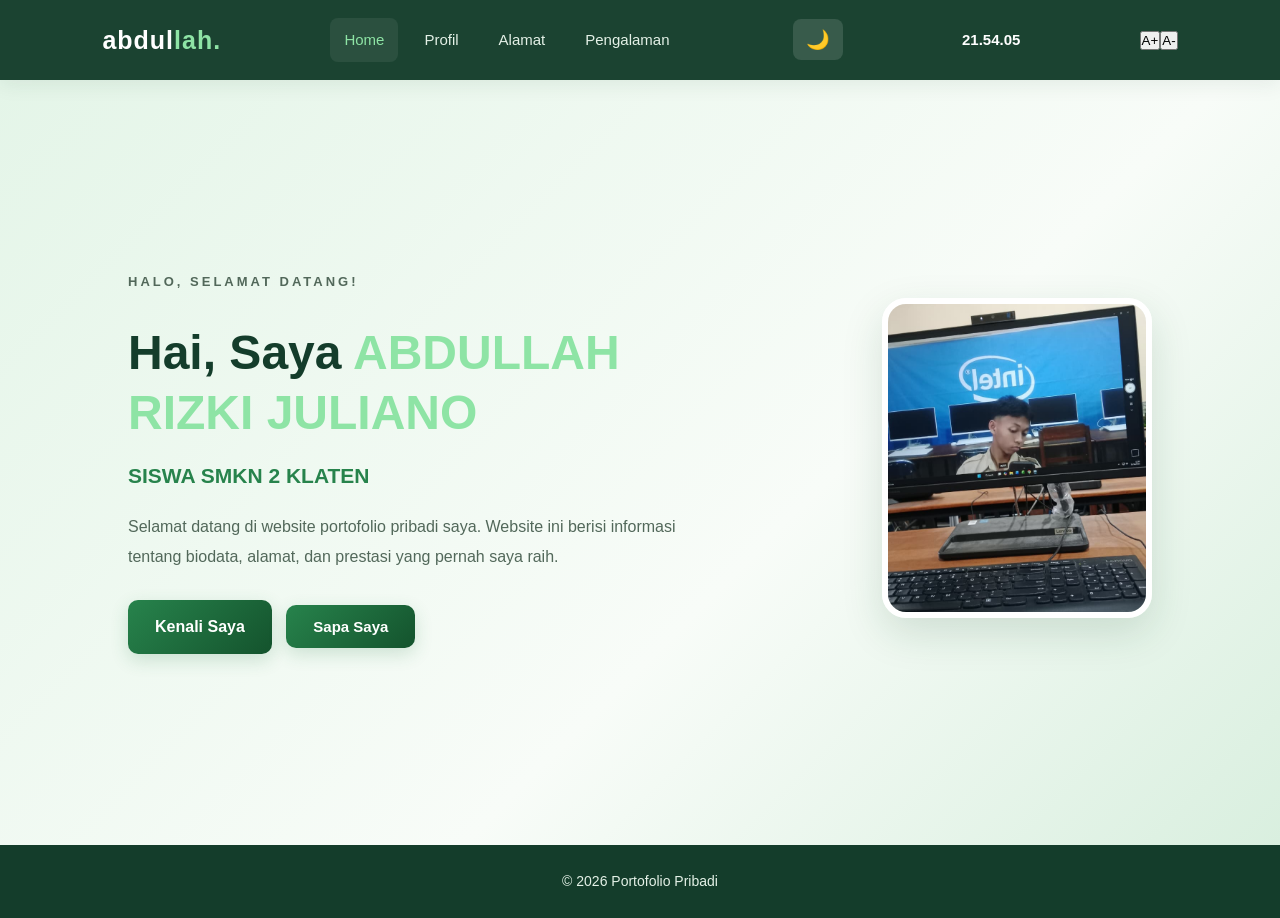
<file: portofolio abdullah/index.html>
<!DOCTYPE html>
<html lang="id">
<head>
    <meta charset="UTF-8">
    <meta name="viewport" content="width=device-width, initial-scale=1.0">
    <title>abdullah rizki</title>
    <link rel="stylesheet" href="style.css">
</head>
<body class="page-home">

<header>
    <nav class="navbar">
        <h2 class="logo">abdul<span>lah.</span></h2>
        <ul>
            <li><a href="index.html" class="aktif">Home</a></li>
            <li><a href="profil.html">Profil</a></li>
            <li><a href="alamat.html">Alamat</a></li>
            <li><a href="prestasi.html">Pengalaman</a></li>
        </ul>
    </nav>
</header>

<section class="home">
    <div class="home-text">
        <p class="sapaan">HALO, SELAMAT DATANG!</p>
        <h1>Hai, Saya <span>ABDULLAH RIZKI JULIANO</span></h1>
        <h3>SISWA SMKN 2 KLATEN</h3>
        <p>
            Selamat datang di website portofolio pribadi saya.
            Website ini berisi informasi tentang biodata,
            alamat, dan prestasi yang pernah saya raih.
        </p>
        <a href="profil.html" class="tombol">Kenali Saya</a>
    </div>

    <div class="foto">
        <img src="gambar/profil.jpeg" alt="Foto saya">
    </div>
</section>

<footer>
    <p>© 2026 Portofolio Pribadi</p>
</footer>

<script src="script.js"></script>
</body>
</html>
</file>
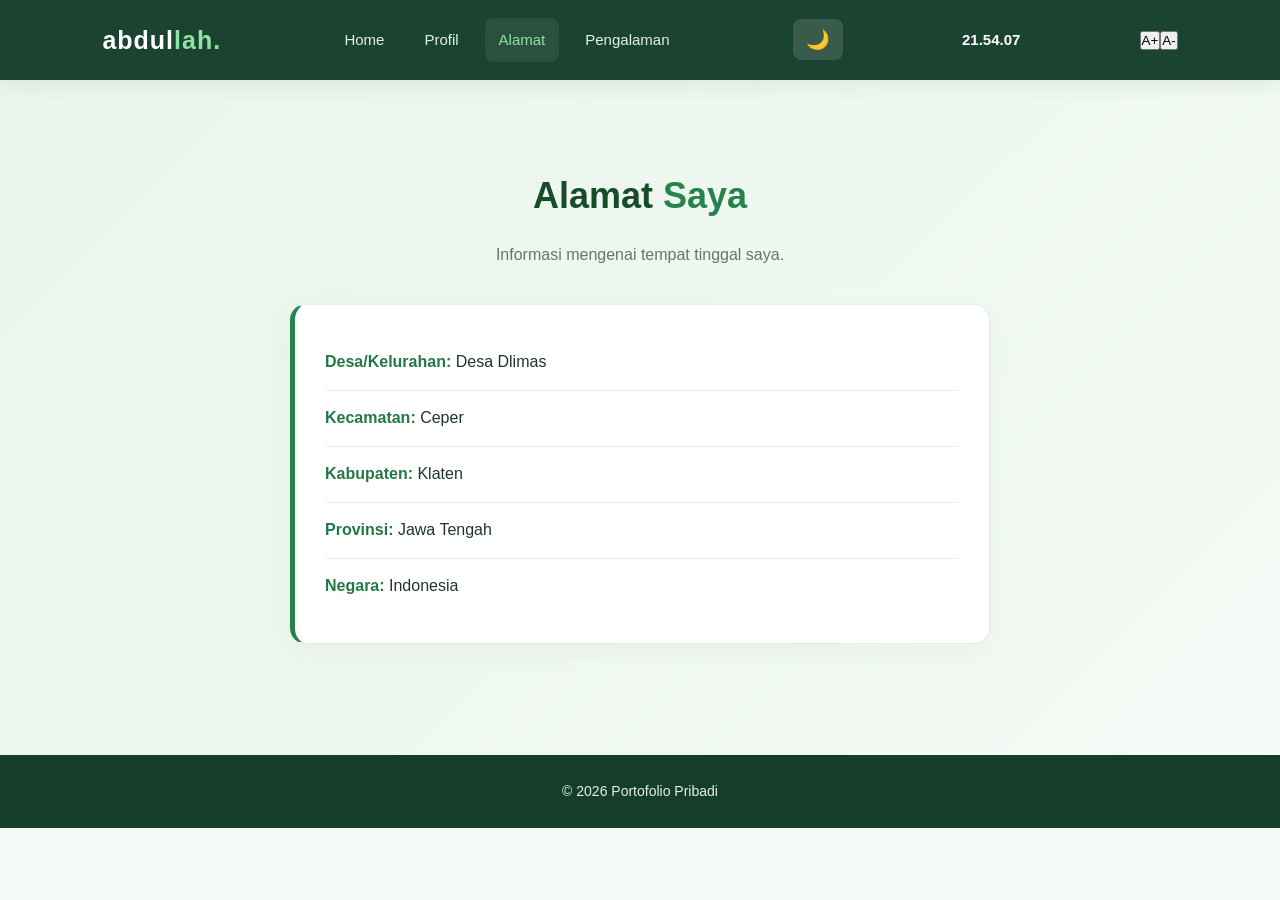
<file: portofolio abdullah/alamat.html>
<!DOCTYPE html>
<html lang="id">
<head>
    <meta charset="UTF-8">
    <meta name="viewport" content="width=device-width, initial-scale=1.0">
    <title>Alamat - Abdullah Rizki</title>
    <link rel="stylesheet" href="style.css">
</head>
<body>

<header>
    <nav class="navbar">
        <h2 class="logo">abdul<span>lah.</span></h2>
        <ul>
            <li><a href="index.html">Home</a></li>
            <li><a href="profil.html">Profil</a></li>
            <li><a href="alamat.html" class="aktif">Alamat</a></li>
            <li><a href="prestasi.html">Pengalaman</a></li>
        </ul>
    </nav>
</header>

<section class="bagian alamat">
    <h2>Alamat <span>Saya</span></h2>
    <p class="deskripsi">Informasi mengenai tempat tinggal saya.</p>

    <div class="kartu">
        <p><b>Desa/Kelurahan:</b> Desa Dlimas</p>
        <p><b>Kecamatan:</b> Ceper</p>
        <p><b>Kabupaten:</b> Klaten</p>
        <p><b>Provinsi:</b> Jawa Tengah</p>
        <p><b>Negara:</b> Indonesia</p>
    </div>
</section>

<footer>
    <p>© 2026 Portofolio Pribadi</p>
</footer>


<script src="script.js"></script>
</body>
</html>
</file>
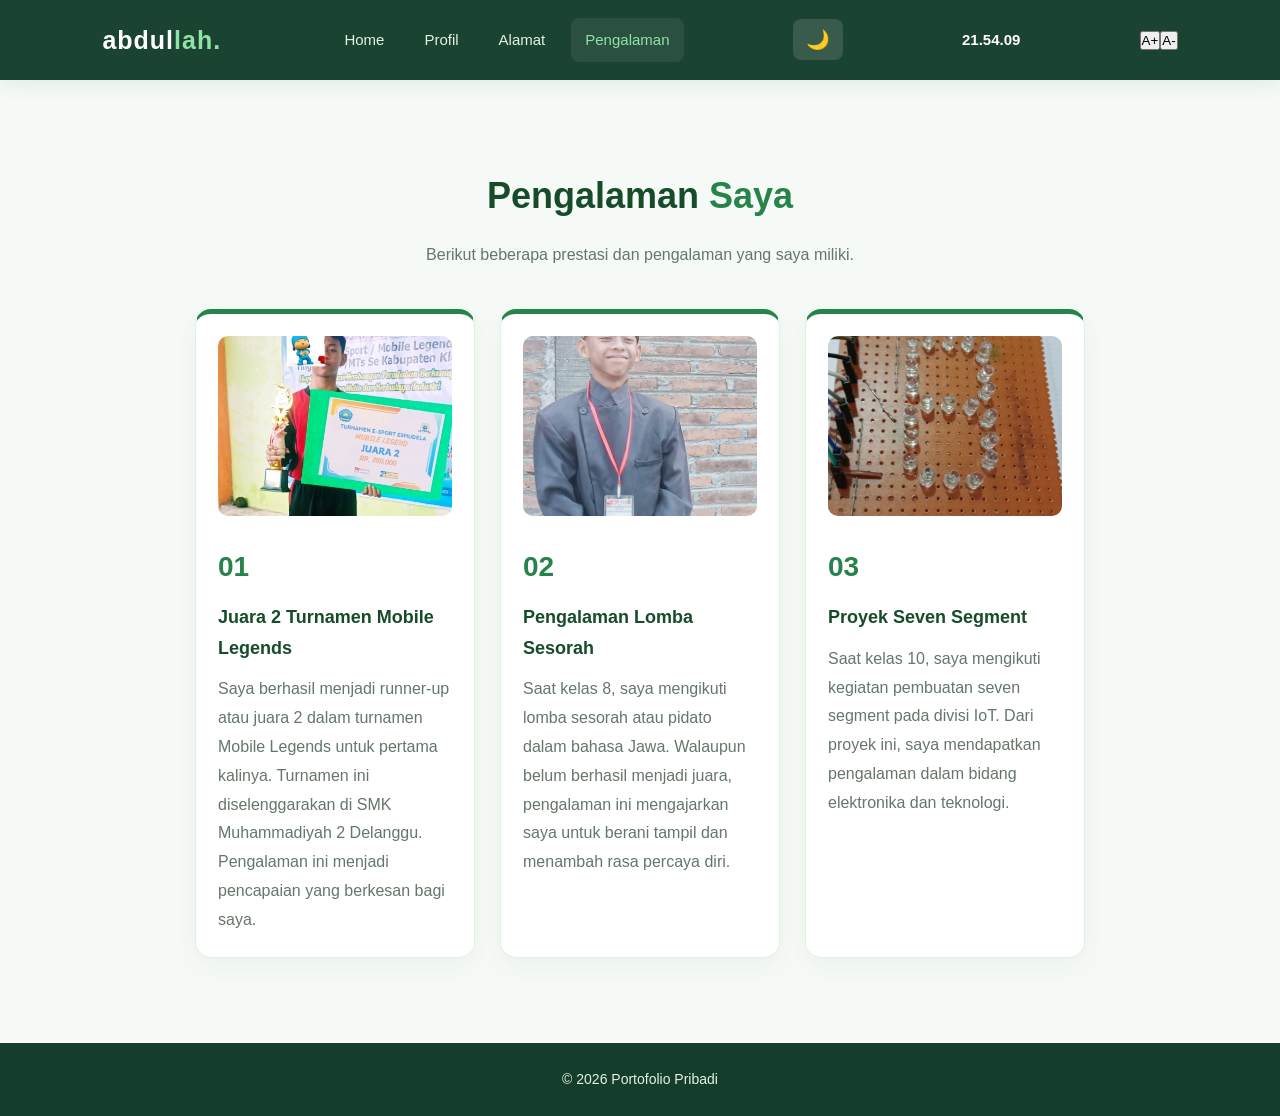
<file: portofolio abdullah/prestasi.html>
<!DOCTYPE html>
<html lang="id">
<head>
    <meta charset="UTF-8">
    <meta name="viewport" content="width=device-width, initial-scale=1.0">
    <title>Pengalaman - Abdullah Rizki</title>
    <link rel="stylesheet" href="style.css">
</head>
<body>

<header>
    <nav class="navbar">
        <h2 class="logo">abdul<span>lah.</span></h2>
        <ul>
            <li><a href="index.html">Home</a></li>
            <li><a href="profil.html">Profil</a></li>
            <li><a href="alamat.html">Alamat</a></li>
            <li><a href="prestasi.html" class="aktif">Pengalaman</a></li>
        </ul>
    </nav>
</header>

<section class="bagian">
    <h2>Pengalaman <span>Saya</span></h2>
    <p class="deskripsi">
        Berikut beberapa prestasi dan pengalaman yang saya miliki.
    </p>

    <div class="prestasi-list">

        <div class="prestasi-card">
            <img src="gambar/emel.jpeg" alt="Pengalaman turnamen Mobile Legends">
            <h3>01</h3>
            <h4>Juara 2 Turnamen Mobile Legends</h4>
            <p>
                Saya berhasil menjadi runner-up atau juara 2 dalam
                turnamen Mobile Legends untuk pertama kalinya.
                Turnamen ini diselenggarakan di SMK Muhammadiyah 2 Delanggu.
                Pengalaman ini menjadi pencapaian yang berkesan bagi saya.
            </p>
        </div>

        <div class="prestasi-card">
            <img src="gambar/sesorah.jpeg" alt="Pengalaman lomba sesorah">
            <h3>02</h3>
            <h4>Pengalaman Lomba Sesorah</h4>
            <p>
                Saat kelas 8, saya mengikuti lomba sesorah atau pidato
                dalam bahasa Jawa. Walaupun belum berhasil menjadi juara,
                pengalaman ini mengajarkan saya untuk berani tampil
                dan menambah rasa percaya diri.
            </p>
        </div>

        <div class="prestasi-card">
            <img src="gambar/seven.jpeg" alt="Proyek seven segment">
            <h3>03</h3>
            <h4>Proyek Seven Segment</h4>
            <p>
                Saat kelas 10, saya mengikuti kegiatan pembuatan
                seven segment pada divisi IoT. Dari proyek ini,
                saya mendapatkan pengalaman dalam bidang elektronika
                dan teknologi.
            </p>
        </div>

    </div>
</section>

<footer>
    <p>© 2026 Portofolio Pribadi</p>
</footer>

<script src="script.js"></script>
</body>
</html>
</file>
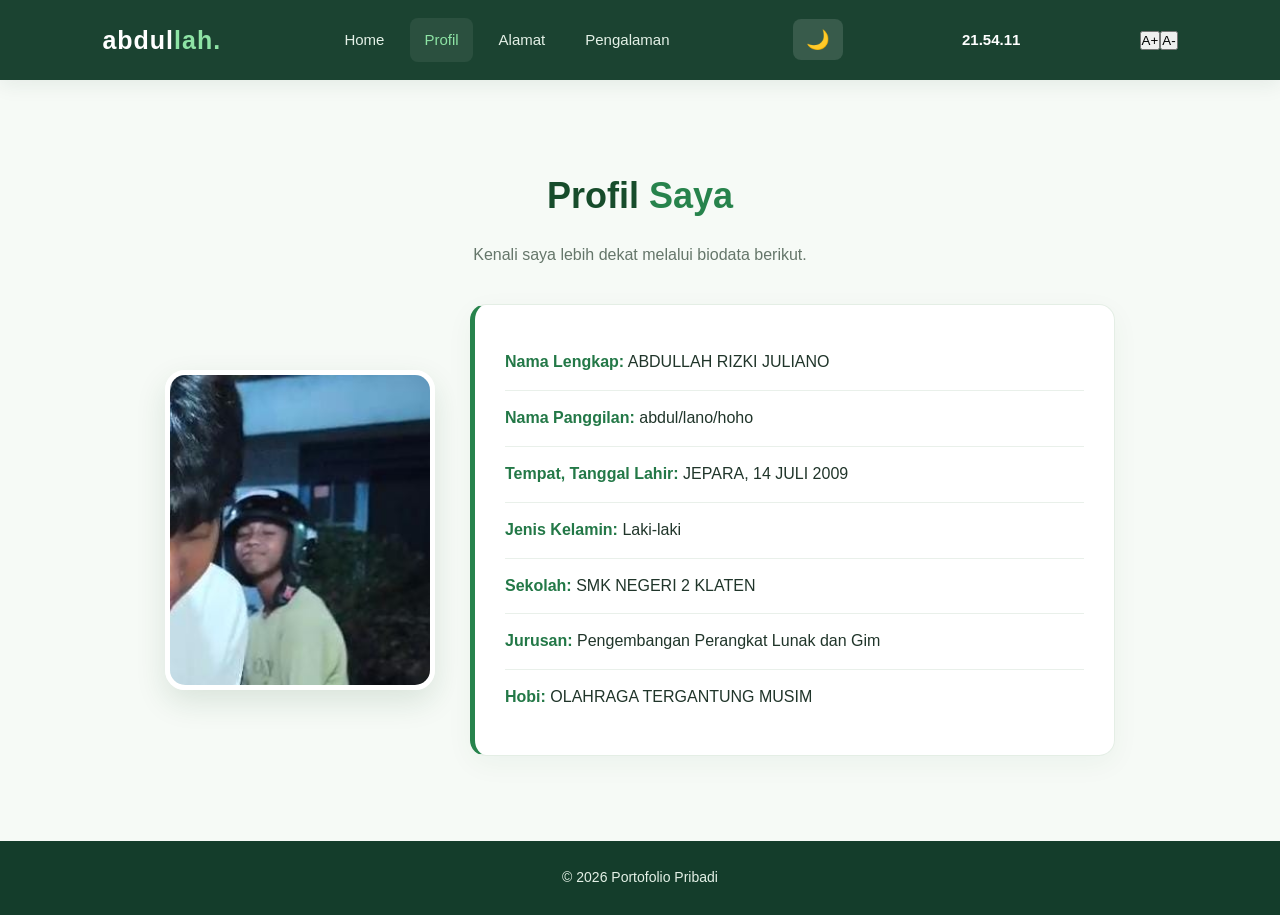
<file: portofolio abdullah/profil.html>
<!DOCTYPE html>
<html lang="id">
<head>
    <meta charset="UTF-8">
    <meta name="viewport" content="width=device-width, initial-scale=1.0">
    <title>Profil - Abdullah Rizki</title>
    <link rel="stylesheet" href="style.css">
</head>
<body>

<header>
    <nav class="navbar">
        <h2 class="logo">abdul<span>lah.</span></h2>
        <ul>
            <li><a href="index.html">Home</a></li>
            <li><a href="profil.html" class="aktif">Profil</a></li>
            <li><a href="alamat.html">Alamat</a></li>
            <li><a href="prestasi.html">Pengalaman</a></li>
        </ul>
    </nav>
</header>

<section class="bagian">
    <h2>Profil <span>Saya</span></h2>
    <p class="deskripsi">Kenali saya lebih dekat melalui biodata berikut.</p>

    <div class="profil-container">
        <img src="gambar/profil2.jpeg" alt="Foto profil saya">

        <div class="kartu">
            <p><b>Nama Lengkap:</b> ABDULLAH RIZKI JULIANO</p>
            <p><b>Nama Panggilan:</b> abdul/lano/hoho</p>
            <p><b>Tempat, Tanggal Lahir:</b> JEPARA, 14 JULI 2009</p>
            <p><b>Jenis Kelamin:</b> Laki-laki</p>
            <p><b>Sekolah:</b> SMK NEGERI 2 KLATEN</p>
            <p><b>Jurusan:</b> Pengembangan Perangkat Lunak dan Gim</p>
            <p><b>Hobi:</b> OLAHRAGA TERGANTUNG MUSIM</p>
        </div>
    </div>
</section>

<footer>
    <p>© 2026 Portofolio Pribadi</p>
</footer>

<script src="script.js"></script>
</body>
</html>
</file>
<file: portofolio abdullah/style.css>
* {
    margin: 0;
    padding: 0;
    box-sizing: border-box;
    scroll-behavior: smooth;
}

html {
    scroll-padding-top: 85px;
}

body {
    font-family: 'Segoe UI', Arial, sans-serif;
    background: #f6faf6;
    color: #20352a;
    line-height: 1.7;
    animation: pageFade 0.6s ease both;
}

header {
    background: rgba(20, 61, 43, 0.97);
    backdrop-filter: blur(12px);
    padding: 18px 8%;
    position: sticky;
    top: 0;
    z-index: 100;
    box-shadow: 0 4px 20px #143d2b15;
}

.navbar {
    display: flex;
    justify-content: space-between;
    align-items: center;
    flex-wrap: wrap;
    gap: 15px;
}

.logo {
    color: white;
    font-size: 25px;
    font-weight: 700;
    letter-spacing: 1px;
}

.logo span,
.home-text span,
.bagian h2 span {
    color: #8ee4a5;
}

.navbar ul {
    display: flex;
    list-style: none;
    gap: 12px;
    flex-wrap: wrap;
}

.navbar a {
    color: #e4f1e7;
    text-decoration: none;
    font-size: 15px;
    padding: 9px 14px;
    border-radius: 8px;
    display: inline-block;
    transition: color 0.3s ease,
                background 0.3s ease,
                transform 0.3s ease;
}

.navbar a:hover,
.navbar a.aktif {
    color: #8ee4a5;
    background: #ffffff12;
}

.navbar a:hover {
    transform: translateY(-2px);
}

/* HOME */

.home {
    min-height: 85vh;
    padding: 75px 10%;
    display: flex;
    align-items: center;
    justify-content: space-between;
    gap: 50px;
    background: linear-gradient(135deg, #e4f5e8, #f8fcf8 60%, #d9efdf);
    overflow: hidden;
}

.home-text {
    max-width: 570px;
    animation: munculKiri 0.9s ease both;
}

.sapaan {
    color: #27834c;
    font-weight: 700;
    letter-spacing: 3px;
    margin-bottom: 15px;
    font-size: 13px;
}

.home h1 {
    font-size: clamp(32px, 4vw, 48px);
    line-height: 1.25;
    margin-bottom: 15px;
    color: #143d2b;
}

.home h3 {
    color: #27834c;
    margin-bottom: 18px;
    font-size: 21px;
}

.home-text p {
    line-height: 1.9;
    margin-bottom: 28px;
    color: #52685a;
}

.tombol {
    display: inline-block;
    background: linear-gradient(135deg, #27834c, #14532d);
    color: white;
    padding: 13px 27px;
    border-radius: 10px;
    text-decoration: none;
    font-weight: 600;
    box-shadow: 0 6px 18px #23784730;
    transition: transform 0.3s ease,
                box-shadow 0.3s ease;
}

.tombol:hover {
    transform: translateY(-4px);
    box-shadow: 0 10px 25px #23784740;
}

.foto {
    animation: munculKanan 0.9s ease both;
}

.foto img {
    width: 270px;
    height: 320px;
    object-fit: cover;
    border: 6px solid white;
    border-radius: 24px;
    box-shadow: 0 15px 40px #174c2b25;
    transition: transform 0.4s ease,
                box-shadow 0.4s ease;
}

.foto img:hover {
    transform: translateY(-7px) rotate(1deg);
    box-shadow: 0 22px 45px #174c2b35;
}

/* SEMUA BAGIAN */

.bagian {
    padding: 85px 10%;
    text-align: center;
    min-height: 75vh;
    scroll-margin-top: 85px;
    animation: muncul 0.7s ease both;
}

.bagian h2 {
    font-size: clamp(27px, 3vw, 36px);
    color: #174c2b;
    margin-bottom: 8px;
}

.bagian h2 span {
    color: #27834c;
}

.deskripsi {
    margin: 15px 0 35px;
    color: #65766a;
    line-height: 1.8;
}

/* PROFIL */

.profil-container {
    display: flex;
    align-items: center;
    justify-content: center;
    gap: 35px;
    max-width: 950px;
    margin: auto;
}

.profil-container img {
    width: 270px;
    height: 320px;
    object-fit: cover;
    border: 5px solid white;
    border-radius: 20px;
    box-shadow: 0 12px 30px #174c2b20;
    animation: munculKiri 0.8s ease both;
    transition: transform 0.4s ease;
}

.profil-container img:hover {
    transform: scale(1.03);
}

/* KARTU INFORMASI */

.kartu {
    max-width: 700px;
    margin: auto;
    padding: 30px;
    text-align: left;
    background: white;
    border: 1px solid #e4eee5;
    border-left: 5px solid #27834c;
    border-radius: 16px;
    box-shadow: 0 8px 28px #174c2b0c;
    transition: transform 0.3s ease,
                box-shadow 0.3s ease;
}

.profil-container .kartu {
    flex: 1;
    animation: munculKanan 0.8s ease both;
}

.kartu:hover {
    transform: translateY(-4px);
    box-shadow: 0 14px 32px #174c2b15;
}

.kartu p {
    padding: 13px 0;
    border-bottom: 1px solid #e9f0ea;
    line-height: 1.8;
}

.kartu p:last-child {
    border-bottom: none;
}

.kartu b {
    color: #237847;
}

/* ALAMAT */

.alamat {
    background: linear-gradient(135deg, #e9f5eb, #f4faf5);
}

.alamat .kartu {
    animation: kartuNaik 0.8s ease both;
}

.prestasi-list {
    display: flex;
    justify-content: center;
    align-items: stretch;
    gap: 25px;
    flex-wrap: wrap;
    margin-top: 40px;
}

.prestasi-card {
    background: white;
    padding: 22px;
    border: 1px solid #e5eee7;
    border-top: 5px solid #27834c;
    border-radius: 16px;
    width: 280px;
    text-align: left;
    box-shadow: 0 8px 25px #174c2b0d;
    opacity: 0;
    animation: kartuMuncul 0.7s ease forwards;
    transition: transform 0.35s ease,
                box-shadow 0.35s ease;
}

.prestasi-card:nth-child(1) {
    animation-delay: 0.15s;
}

.prestasi-card:nth-child(2) {
    animation-delay: 0.3s;
}

.prestasi-card:nth-child(3) {
    animation-delay: 0.45s;
}

.prestasi-card:hover {
    transform: translateY(-8px);
    box-shadow: 0 16px 35px #174c2b20;
}

.prestasi-card img {
    width: 100%;
    height: 180px;
    object-fit: cover;
    border-radius: 10px;
    margin-bottom: 18px;
    transition: transform 0.4s ease;
}

.prestasi-card:hover img {
    transform: scale(1.03);
}

.prestasi-card h3 {
    color: #27834c;
    font-size: 28px;
    margin-bottom: 12px;
}

.prestasi-card h4 {
    margin-bottom: 12px;
    color: #174c2b;
    font-size: 18px;
}

.prestasi-card p {
    color: #65766a;
    line-height: 1.8;
}


footer {
    padding: 25px 15px;
    background: #143d2b;
    color: #e4f1e7;
    text-align: center;
    font-size: 14px;
}

/* ANIMASI */

@keyframes pageFade {
    from {
        opacity: 0;
        transform: translateY(10px);
    }
    to {
        opacity: 1;
        transform: translateY(0);
    }
}

@keyframes muncul {
    from {
        opacity: 0;
        transform: translateY(20px);
    }
    to {
        opacity: 1;
        transform: translateY(0);
    }
}

@keyframes munculKiri {
    from {
        opacity: 0;
        transform: translateX(-30px);
    }
    to {
        opacity: 1;
        transform: translateX(0);
    }
}

@keyframes munculKanan {
    from {
        opacity: 0;
        transform: translateX(30px);
    }
    to {
        opacity: 1;
        transform: translateX(0);
    }
}

@keyframes kartuNaik {
    from {
        opacity: 0;
        transform: translateY(15px);
    }
    to {
        opacity: 1;
        transform: translateY(0);
    }
}

@keyframes kartuMuncul {
    from {
        opacity: 0;
        transform: translateY(25px);
    }
    to {
        opacity: 1;
        transform: translateY(0);
    }
}

@media (max-width: 700px) {
    header {
        padding: 16px 5%;
    }

    .navbar {
        justify-content: center;
    }

    .navbar ul {
        justify-content: center;
        gap: 5px;
    }

    .navbar a {
        padding: 8px 10px;
        font-size: 14px;
    }

    .home {
        flex-direction: column-reverse;
        text-align: center;
        padding: 55px 7%;
        gap: 30px;
    }

    .home h1 {
        font-size: 33px;
    }

    .foto img {
        width: 210px;
        height: 250px;
    }

    .bagian {
        padding: 60px 7%;
        scroll-margin-top: 130px;
    }

    .bagian h2 {
        font-size: 28px;
    }

    .profil-container {
        flex-direction: column;
    }

    .profil-container img {
        width: 220px;
        height: 270px;
    }

    .profil-container .kartu {
        width: 100%;
    }

    .prestasi-card {
        width: 100%;
        max-width: 350px;
    }
}


@media (prefers-reduced-motion: reduce) {
    *,
    *::before,
    *::after {
        scroll-behavior: auto !important;
        animation: none !important;
        transition: none !important;
    }

    .prestasi-card {
        opacity: 1;
    }
}

.menu-button,
.dark-button {
    border: none;
    cursor: pointer;
    padding: 9px 13px;
    border-radius: 8px;
    font-size: 19px;
    background: #ffffff20;
    color: white;
}

.menu-button {
    display: none;
}

.jam-digital {
    color: white;
    font-weight: bold;
    font-size: 15px;
    padding: 5px 10px;
}

.sapaan-button {
    border: none;
    cursor: pointer;
    margin-left: 10px;
    font-family: inherit;
    font-size: 15px;
}

.reveal {
    opacity: 0;
    transform: translateY(30px);
    transition: all 0.7s ease;
}

.reveal-aktif {
    opacity: 1;
    transform: translateY(0);
}

.top-button {
    position: fixed;
    bottom: 25px;
    right: 25px;
    width: 45px;
    height: 45px;
    border: none;
    border-radius: 50%;
    background: #27834c;
    color: white;
    font-size: 25px;
    cursor: pointer;
    display: none;
    z-index: 999;
    box-shadow: 0 5px 15px #0002;
}

.top-aktif {
    display: block;
}


body.dark-mode {
    background: #17251c;
    color: #e4f1e7;
}

.dark-mode .home {
    background: linear-gradient(135deg, #203d2c, #17251c);
}

.dark-mode .home h1,
.dark-mode .bagian h2,
.dark-mode .prestasi-card h4 {
    color: #e4f1e7;
}

.dark-mode .home-text p,
.dark-mode .deskripsi,
.dark-mode .prestasi-card p {
    color: #c1d1c5;
}

.dark-mode .kartu,
.dark-mode .prestasi-card {
    background: #263a2d;
    border-color: #395b43;
}

.dark-mode .kartu b,
.dark-mode .prestasi-card h3 {
    color: #8ee4a5;
}

.dark-mode .alamat {
    background: #203328;
}

.dark-mode .kartu p {
    border-color: #395b43;
}


@media (max-width: 700px) {
    .navbar {
        justify-content: space-between;
    }

    .menu-button {
        display: block;
    }

    .navbar ul {
        display: none;
        width: 100%;
        flex-direction: column;
        text-align: center;
        background: #143d2b;
        padding: 15px;
        border-radius: 10px;
    }

    .navbar ul.menu-aktif {
        display: flex;
    }

    .navbar ul li {
        width: 100%;
    }

    .navbar ul a {
        width: 100%;
    }

    .jam-digital {
        font-size: 13px;
    }

    .dark-button {
        font-size: 17px;
    }

    .sapaan-button {
        margin: 10px 0 0;
    }
}
</file>
